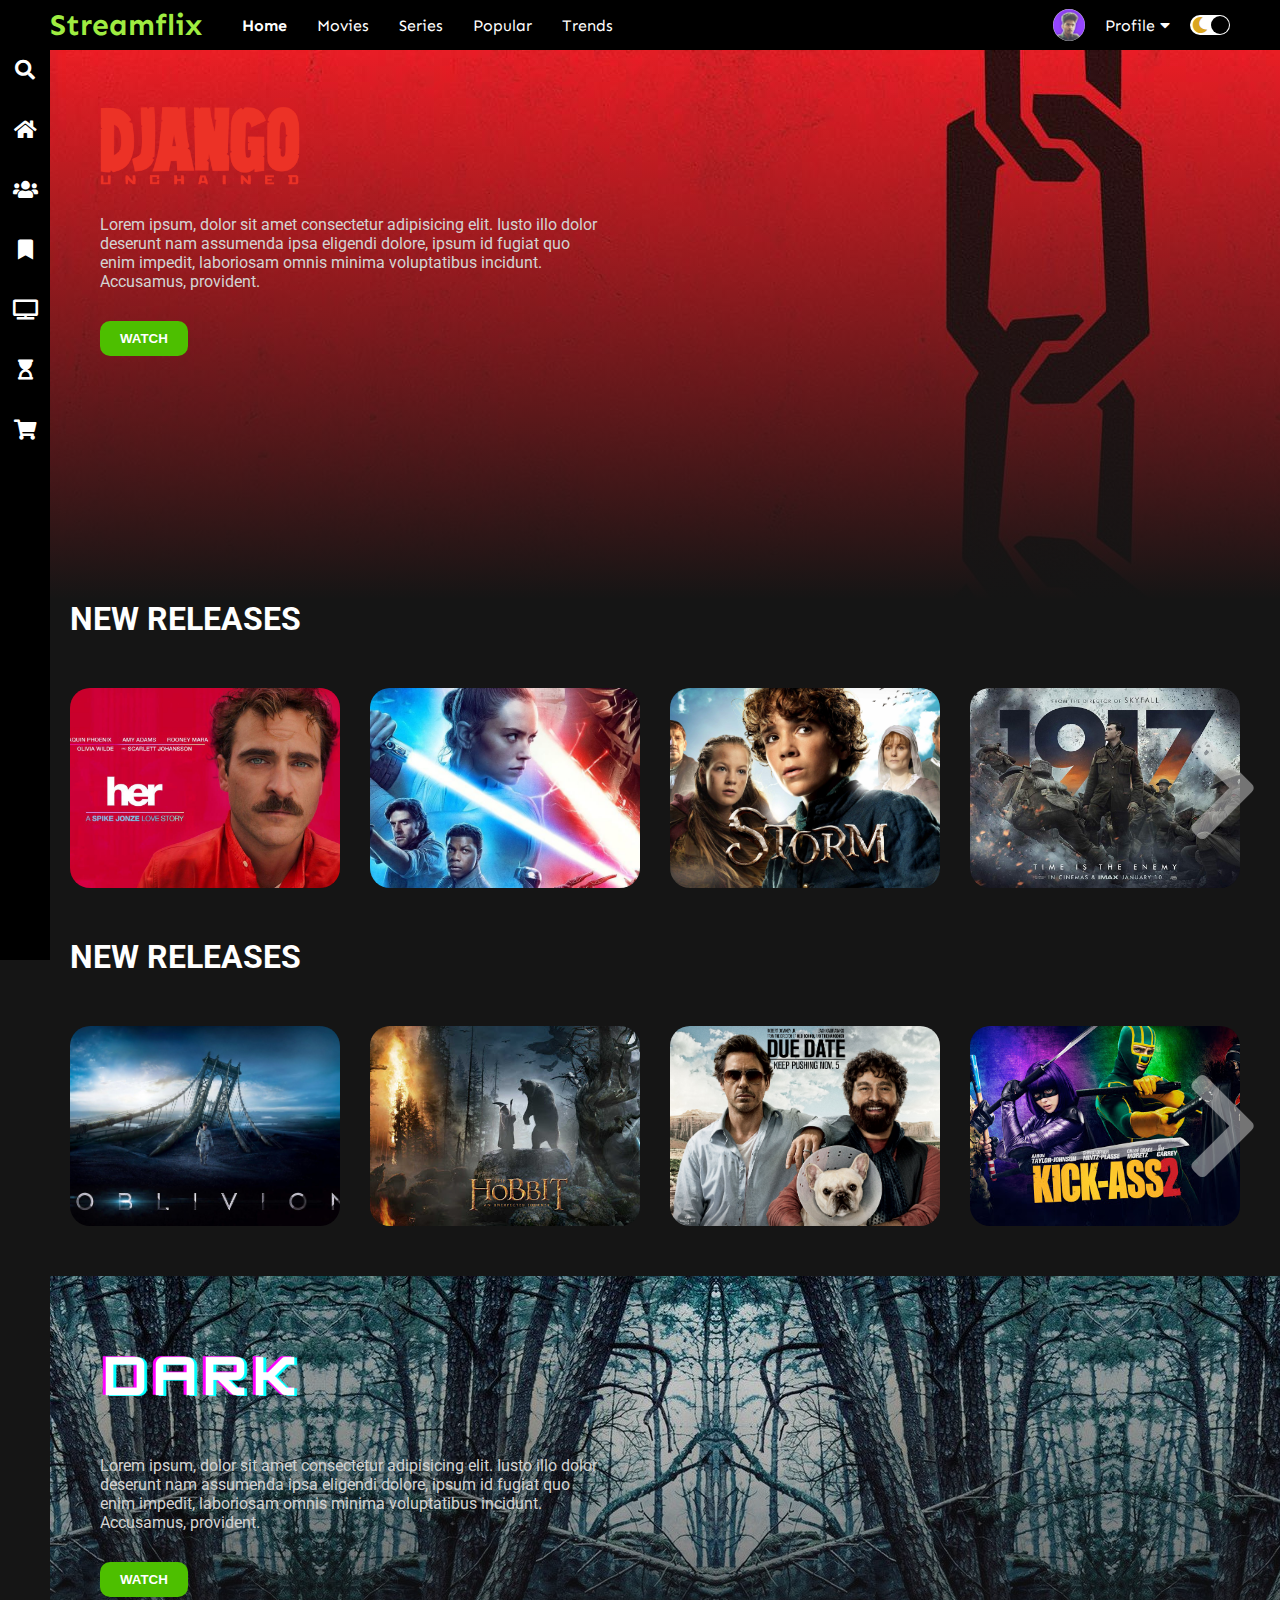
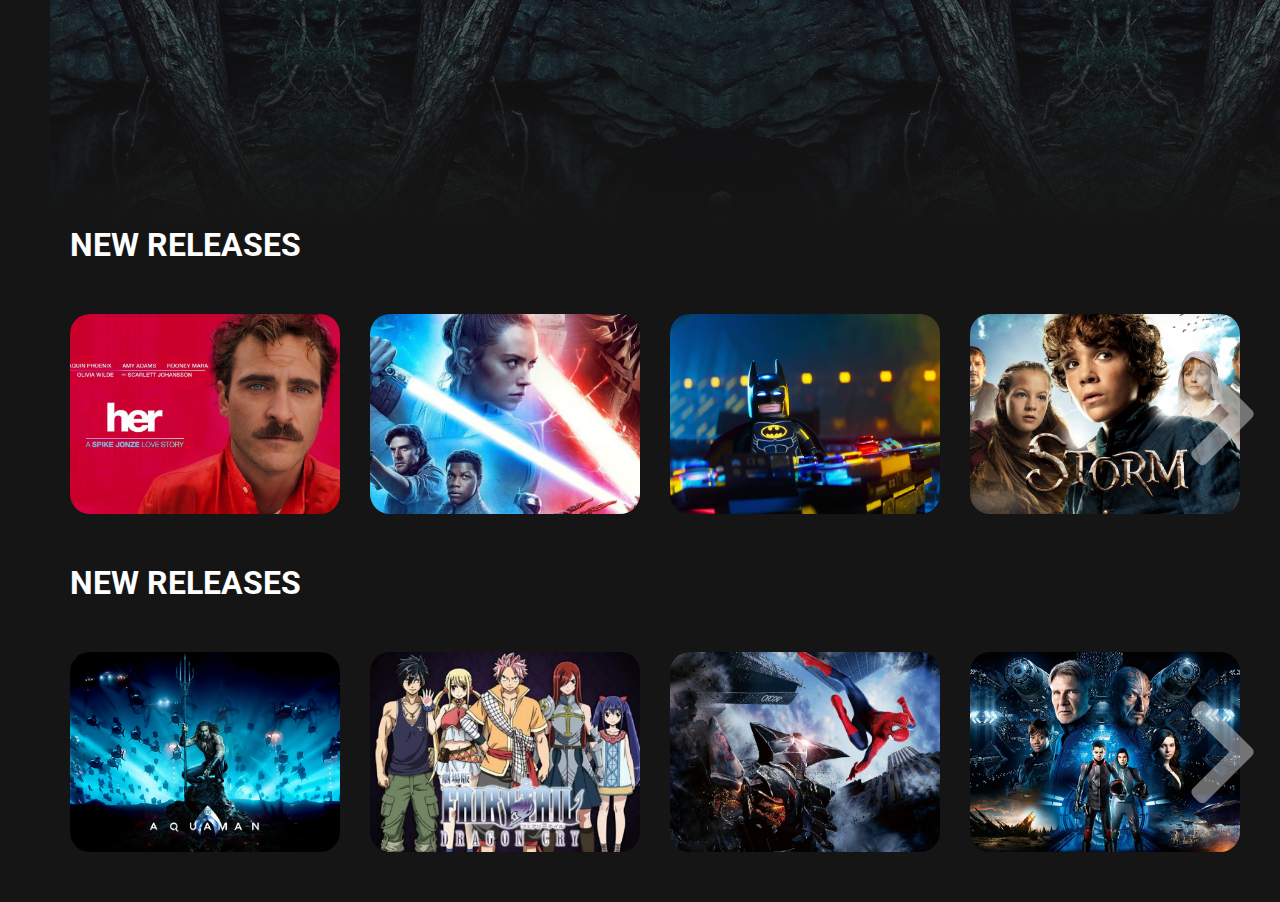
<file: Movie Website/index.html>
<html lang="en">

<head>
    <meta charset="UTF-8">
    <meta http-equiv="X-UA-Compatible" content="IE=edge">
    <meta name="viewport" content="width=device-width, initial-scale=1.0">
    <link rel="stylesheet" href="style.css">
    <link
        href="https://fonts.googleapis.com/css2?family=Roboto:wght@100;300;400;500;700;900&family=Sen:wght@400;700;800&display=swap"
        rel="stylesheet">
    <link rel="stylesheet" href="https://cdnjs.cloudflare.com/ajax/libs/font-awesome/5.15.2/css/all.min.css">
    <title>Movie Design</title>
</head>

<body>
    <div class="navbar">
        <div class="navbar-container">
            <div class="logo-container">
                <h1 class="logo">Streamflix</h1>
            </div>
            <div class="menu-container">
                <ul class="menu-list">
                    <li class="menu-list-item active">Home</li>
                    <li class="menu-list-item">Movies</li>
                    <li class="menu-list-item">Series</li>
                    <li class="menu-list-item">Popular</li>
                    <li class="menu-list-item">Trends</li>

                </ul>
            </div>
            <div class="profile-container">
                <img class="profile-picture" src="img/profile.jpg" alt="">
                <div class="profile-text-container">
                    <span class="profile-text">Profile</span>
                    <i class="fas fa-caret-down"></i>
                </div>
                <div class="toggle">
                    <i class="fas fa-moon toggle-icon"></i>
                    <i class="fas fa-sun toggle-icon"></i>
                    <div class="toggle-ball"></div>
                </div>
            </div>
        </div>
    </div>
    <div class="sidebar">
        <i class="left-menu-icon fas fa-search"></i>
        <i class="left-menu-icon fas fa-home"></i>
        <i class="left-menu-icon fas fa-users"></i>
        <i class="left-menu-icon fas fa-bookmark"></i>
        <i class="left-menu-icon fas fa-tv"></i>
        <i class="left-menu-icon fas fa-hourglass-start"></i>
        <i class="left-menu-icon fas fa-shopping-cart"></i>
    </div>
    <div class="container">
        <div class="content-container">
            <div class="featured-content"
                style="background: linear-gradient(to bottom, rgba(0,0,0,0), #151515), url('img/f-1.jpg');">
                <img class="featured-title" src="img/f-t-1.png" alt="">
                <p class="featured-desc">Lorem ipsum, dolor sit amet consectetur adipisicing elit. Iusto illo dolor
                    deserunt nam assumenda ipsa eligendi dolore, ipsum id fugiat quo enim impedit, laboriosam omnis
                    minima voluptatibus incidunt. Accusamus, provident.</p>
                <button class="featured-button">WATCH</button>
            </div>
            <div class="movie-list-container">
                <h1 class="movie-list-title">NEW RELEASES</h1>
                <div class="movie-list-wrapper">
                    <div class="movie-list">
                        <div class="movie-list-item">
                            <img class="movie-list-item-img" src="img/1.jpg" alt="">
                            <span class="movie-list-item-title">Her</span>
                            <p class="movie-list-item-desc">Lorem ipsum dolor sit amet consectetur adipisicing elit. At
                                hic fugit similique accusantium.</p>
                            <button class="movie-list-item-button">Watch</button>
                        </div>
                        <div class="movie-list-item">
                            <img class="movie-list-item-img" src="img/2.jpg" alt="">
                            <span class="movie-list-item-title">Star Wars</span>
                            <p class="movie-list-item-desc">Lorem ipsum dolor sit amet consectetur adipisicing elit. At
                                hic fugit similique accusantium.</p>
                            <button class="movie-list-item-button">Watch</button>
                        </div>
                        <div class="movie-list-item">
                            <img class="movie-list-item-img" src="img/3.jpg" alt="">
                            <span class="movie-list-item-title">Storm</span>
                            <p class="movie-list-item-desc">Lorem ipsum dolor sit amet consectetur adipisicing elit. At
                                hic fugit similique accusantium.</p>
                            <button class="movie-list-item-button">Watch</button>
                        </div>
                        <div class="movie-list-item">
                            <img class="movie-list-item-img" src="img/4.jpg" alt="">
                            <span class="movie-list-item-title">1917</span>
                            <p class="movie-list-item-desc">Lorem ipsum dolor sit amet consectetur adipisicing elit. At
                                hic fugit similique accusantium.</p>
                            <button class="movie-list-item-button">Watch</button>
                        </div>
                        <div class="movie-list-item">
                            <img class="movie-list-item-img" src="img/5.jpg" alt="">
                            <span class="movie-list-item-title">Avengers</span>
                            <p class="movie-list-item-desc">Lorem ipsum dolor sit amet consectetur adipisicing elit. At
                                hic fugit similique accusantium.</p>
                            <button class="movie-list-item-button">Watch</button>
                        </div>
                        <div class="movie-list-item">
                            <img class="movie-list-item-img" src="img/6.jpg" alt="">
                            <span class="movie-list-item-title">King Kong</span>
                            <p class="movie-list-item-desc">Lorem ipsum dolor sit amet consectetur adipisicing elit. At
                                hic fugit similique accusantium.</p>
                            <button class="movie-list-item-button">Watch</button>
                        </div>
                        <div class="movie-list-item">
                            <img class="movie-list-item-img" src="img/7.jpg" alt="">
                            <span class="movie-list-item-title">Star Wars</span>
                            <p class="movie-list-item-desc">Lorem ipsum dolor sit amet consectetur adipisicing elit. At
                                hic fugit similique accusantium.</p>
                            <button class="movie-list-item-button">Watch</button>
                        </div>
                    </div>
                    <i class="fas fa-chevron-right arrow"></i>
                </div>
            </div>
            <div class="movie-list-container">
                <h1 class="movie-list-title">NEW RELEASES</h1>
                <div class="movie-list-wrapper">
                    <div class="movie-list">
                        <div class="movie-list-item">
                            <img class="movie-list-item-img" src="img/8.jpg" alt="">
                            <span class="movie-list-item-title">Oblivion</span>
                            <p class="movie-list-item-desc">Lorem ipsum dolor sit amet consectetur adipisicing elit. At
                                hic fugit similique accusantium.</p>
                            <button class="movie-list-item-button">Watch</button>
                        </div>
                        <div class="movie-list-item">
                            <img class="movie-list-item-img" src="img/9.jpg" alt="">
                            <span class="movie-list-item-title">Hobbit</span>
                            <p class="movie-list-item-desc">Lorem ipsum dolor sit amet consectetur adipisicing elit. At
                                hic fugit similique accusantium.</p>
                            <button class="movie-list-item-button">Watch</button>
                        </div>
                        <div class="movie-list-item">
                            <img class="movie-list-item-img" src="img/10.jpg" alt="">
                            <span class="movie-list-item-title">Due Date</span>
                            <p class="movie-list-item-desc">Lorem ipsum dolor sit amet consectetur adipisicing elit. At
                                hic fugit similique accusantium.</p>
                            <button class="movie-list-item-button">Watch</button>
                        </div>
                        <div class="movie-list-item">
                            <img class="movie-list-item-img" src="img/11.jpg" alt="">
                            <span class="movie-list-item-title">Kick Ass 2</span>
                            <p class="movie-list-item-desc">Lorem ipsum dolor sit amet consectetur adipisicing elit. At
                                hic fugit similique accusantium.</p>
                            <button class="movie-list-item-button">Watch</button>
                        </div>
                        <div class="movie-list-item">
                            <img class="movie-list-item-img" src="img/12.jpg" alt="">
                            <span class="movie-list-item-title">The Emoji</span>
                            <p class="movie-list-item-desc">Lorem ipsum dolor sit amet consectetur adipisicing elit. At
                                hic fugit similique accusantium.</p>
                            <button class="movie-list-item-button">Watch</button>
                        </div>
                        <div class="movie-list-item">
                            <img class="movie-list-item-img" src="img/1.jpg" alt="">
                            <span class="movie-list-item-title">Her</span>
                            <p class="movie-list-item-desc">Lorem ipsum dolor sit amet consectetur adipisicing elit. At
                                hic fugit similique accusantium.</p>
                            <button class="movie-list-item-button">Watch</button>
                        </div>
                        <div class="movie-list-item">
                            <img class="movie-list-item-img" src="img/1.jpg" alt="">
                            <span class="movie-list-item-title">Her</span>
                            <p class="movie-list-item-desc">Lorem ipsum dolor sit amet consectetur adipisicing elit. At
                                hic fugit similique accusantium.</p>
                            <button class="movie-list-item-button">Watch</button>
                        </div>
                    </div>
                    <i class="fas fa-chevron-right arrow"></i>
                </div>
            </div>
            <div class="featured-content"
                style="background: linear-gradient(to bottom, rgba(0,0,0,0), #151515), url('img/f-2.jpg');">
                <img class="featured-title" src="img/f-t-2.png" alt="">
                <p class="featured-desc">Lorem ipsum, dolor sit amet consectetur adipisicing elit. Iusto illo dolor
                    deserunt nam assumenda ipsa eligendi dolore, ipsum id fugiat quo enim impedit, laboriosam omnis
                    minima voluptatibus incidunt. Accusamus, provident.</p>
                <button class="featured-button">WATCH</button>
            </div>
            <div class="movie-list-container">
                <h1 class="movie-list-title">NEW RELEASES</h1>
                <div class="movie-list-wrapper">
                    <div class="movie-list">
                        <div class="movie-list-item">
                            <img class="movie-list-item-img" src="img/1.jpg" alt="">
                            <span class="movie-list-item-title">Her</span>
                            <p class="movie-list-item-desc">Lorem ipsum dolor sit amet consectetur adipisicing elit. At
                                hic fugit similique accusantium.</p>
                            <button class="movie-list-item-button">Watch</button>
                        </div>
                        <div class="movie-list-item">
                            <img class="movie-list-item-img" src="img/2.jpg" alt="">
                            <span class="movie-list-item-title">Star Wars</span>
                            <p class="movie-list-item-desc">Lorem ipsum dolor sit amet consectetur adipisicing elit. At
                                hic fugit similique accusantium.</p>
                            <button class="movie-list-item-button">Watch</button>
                        </div>
                        <div class="movie-list-item">
                            <img class="movie-list-item-img" src="img/15.jpg" alt="">
                            <span class="movie-list-item-title">Batman</span>
                            <p class="movie-list-item-desc">Lorem ipsum dolor sit amet consectetur adipisicing elit. At
                                hic fugit similique accusantium.</p>
                            <button class="movie-list-item-button">Watch</button>
                        </div>
                        <div class="movie-list-item">
                            <img class="movie-list-item-img" src="img/3.jpg" alt="">
                            <span class="movie-list-item-title">Storm</span>
                            <p class="movie-list-item-desc">Lorem ipsum dolor sit amet consectetur adipisicing elit. At
                                hic fugit similique accusantium.</p>
                            <button class="movie-list-item-button">Watch</button>
                        </div>
                        <div class="movie-list-item">
                            <img class="movie-list-item-img" src="img/4.jpg" alt="">
                            <span class="movie-list-item-title">1917</span>
                            <p class="movie-list-item-desc">Lorem ipsum dolor sit amet consectetur adipisicing elit. At
                                hic fugit similique accusantium.</p>
                            <button class="movie-list-item-button">Watch</button>
                        </div>
                        <div class="movie-list-item">
                            <img class="movie-list-item-img" src="img/5.jpg" alt="">
                            <span class="movie-list-item-title">Avengers</span>
                            <p class="movie-list-item-desc">Lorem ipsum dolor sit amet consectetur adipisicing elit. At
                                hic fugit similique accusantium.</p>
                            <button class="movie-list-item-button">Watch</button>
                        </div>
                        <div class="movie-list-item">
                            <img class="movie-list-item-img" src="img/1.jpg" alt="">
                            <span class="movie-list-item-title">Her</span>
                            <p class="movie-list-item-desc">Lorem ipsum dolor sit amet consectetur adipisicing elit. At
                                hic fugit similique accusantium.</p>
                            <button class="movie-list-item-button">Watch</button>
                        </div>
                    </div>
                    <i class="fas fa-chevron-right arrow"></i>
                </div>
            </div>
            <div class="movie-list-container">
                <h1 class="movie-list-title">NEW RELEASES</h1>
                <div class="movie-list-wrapper">
                    <div class="movie-list">
                        <div class="movie-list-item">
                            <img class="movie-list-item-img" src="img/17.jpg" alt="">
                            <span class="movie-list-item-title">Aquaman</span>
                            <p class="movie-list-item-desc">Lorem ipsum dolor sit amet consectetur adipisicing elit. At
                                hic fugit similique accusantium.</p>
                            <button class="movie-list-item-button">Watch</button>
                        </div>
                        <div class="movie-list-item">
                            <img class="movie-list-item-img" src="img/18.jpg" alt="">
                            <span class="movie-list-item-title">Fairytale</span>
                            <p class="movie-list-item-desc">Lorem ipsum dolor sit amet consectetur adipisicing elit. At
                                hic fugit similique accusantium.</p>
                            <button class="movie-list-item-button">Watch</button>
                        </div>
                        <div class="movie-list-item">
                            <img class="movie-list-item-img" src="img/19.jpg" alt="">
                            <span class="movie-list-item-title">Spider-man 3</span>
                            <p class="movie-list-item-desc">Lorem ipsum dolor sit amet consectetur adipisicing elit. At
                                hic fugit similique accusantium.</p>
                            <button class="movie-list-item-button">Watch</button>
                        </div>
                        <div class="movie-list-item">
                            <img class="movie-list-item-img" src="img/7.jpg" alt="">
                            <span class="movie-list-item-title">Star Wars</span>
                            <p class="movie-list-item-desc">Lorem ipsum dolor sit amet consectetur adipisicing elit. At
                                hic fugit similique accusantium.</p>
                            <button class="movie-list-item-button">Watch</button>
                        </div>
                        <div class="movie-list-item">
                            <img class="movie-list-item-img" src="img/1.jpg" alt="">
                            <span class="movie-list-item-title">Her</span>
                            <p class="movie-list-item-desc">Lorem ipsum dolor sit amet consectetur adipisicing elit. At
                                hic fugit similique accusantium.</p>
                            <button class="movie-list-item-button">Watch</button>
                        </div>
                        <div class="movie-list-item">
                            <img class="movie-list-item-img" src="img/1.jpg" alt="">
                            <span class="movie-list-item-title">Her</span>
                            <p class="movie-list-item-desc">Lorem ipsum dolor sit amet consectetur adipisicing elit. At
                                hic fugit similique accusantium.</p>
                            <button class="movie-list-item-button">Watch</button>
                        </div>
                        <div class="movie-list-item">
                            <img class="movie-list-item-img" src="img/1.jpg" alt="">
                            <span class="movie-list-item-title">Her</span>
                            <p class="movie-list-item-desc">Lorem ipsum dolor sit amet consectetur adipisicing elit. At
                                hic fugit similique accusantium.</p>
                            <button class="movie-list-item-button">Watch</button>
                        </div>
                    </div>
                    <i class="fas fa-chevron-right arrow"></i>
                </div>
            </div>
        </div>
    </div>
    <script src="app.js"></script>
</body>

</html>
</file>
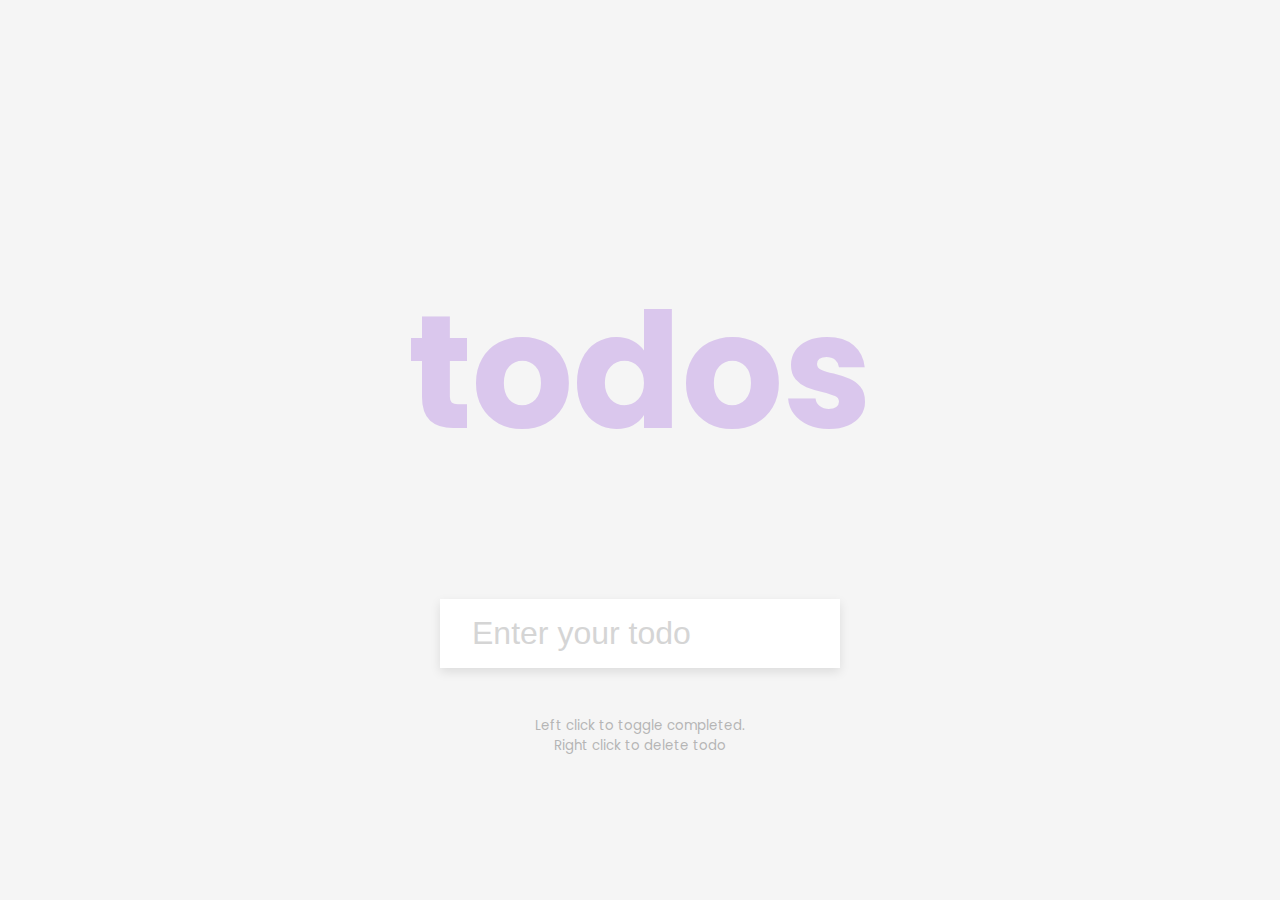
<file: To-Do-List/index.html>
<!DOCTYPE html>
<html lang="en">
  <head>
    <meta charset="UTF-8" />
    <meta name="viewport" content="width=device-width, initial-scale=1.0" />
    <link rel="stylesheet" href="style.css" />
    <title>Todo List</title>
  </head>
  <body>
    <h1>todos</h1>
    <form id="form">
      <input type="text" class="input" id="input" placeholder="Enter your todo" autocomplete="off">

      <ul class="todos" id="todos"></ul>
    </form>
    <small>Left click to toggle completed. <br> Right click to delete todo</small>

    <script src="script.js"></script>
  </body>
</html>
</file>
<file: Movie Website/style.css>
* {
    margin: 0;
  }
  
  body {
    font-family: "Roboto", sans-serif;
  }
  
  .navbar {
    width: 100%;
    height: 50px;
    background-color: black;
    position: sticky;
    top: 0;
  }
  
  .navbar-container {
    display: flex;
    align-items: center;
    padding: 0 50px;
    height: 100%;
    color: white;
    font-family: "Sen", sans-serif;
  }
  
  .logo-container {
    flex: 1;
  }
  
  .logo {
    font-size: 30px;
    color: #9fec41;
  }
  
  .menu-container {
    flex: 6;
  }
  
  .menu-list {
    display: flex;
    list-style: none;
  }
  
  .menu-list-item {
    margin-right: 30px;
  }
  
  .menu-list-item.active {
    font-weight: bold;
  }
  .profile-container {
    flex: 2;
    display: flex;
    align-items: center;
    justify-content: flex-end;
  }
  
  .profile-text-container {
    margin: 0 20px;
  }
  
  .profile-picture {
    width: 32px;
    height: 32px;
    border-radius: 50%;
    object-fit: cover;
  }
  
  .toggle {
    width: 40px;
    height: 20px;
    background-color: white;
    border-radius: 30px;
    display: flex;
    align-items: center;
    justify-content: space-around;
    position: relative;
  }
  
  .toggle-icon {
    color: goldenrod;
  }
  
  .toggle-ball {
    width: 18px;
    height: 18px;
    background-color: black;
    position: absolute;
    right: 1px;
    border-radius: 50%;
    cursor: pointer;
    transition: 1s ease all;
  }
  
  .sidebar {
    width: 50px;
    height: 100%;
    background-color: black;
    position: fixed;
    top: 0;
    display: flex;
    flex-direction: column;
    align-items: center;
    padding-top: 60px;
  }
  
  .left-menu-icon {
    color: white;
    font-size: 20px;
    margin-bottom: 40px;
  }
  
  .container {
    background-color: #151515;
    min-height: calc(100vh - 50px);
    color: white;
  }
  
  .content-container {
    margin-left: 50px;
  }
  
  .featured-content {
    height: 50vh;
    padding: 50px;
  }
  
  .featured-title {
    width: 200px;
  }
  
  .featured-desc {
    width: 500px;
    color: lightgray;
    margin: 30px 0;
  }
  
  .featured-button {
    background-color: #4dbf00;
    color: white;
    padding: 10px 20px;
    border-radius: 10px;
    border: none;
    outline: none;
    font-weight: bold;
  }
  
  .movie-list-container {
    padding: 0 20px;
  }
  
  .movie-list-wrapper {
    position: relative;
    overflow: hidden;
  }
  
  .movie-list {
    display: flex;
    align-items: center;
    height: 300px;
    transform: translateX(0);
    transition: all 1s ease-in-out;
  }
  
  .movie-list-item {
    margin-right: 30px;
    position: relative;
  }
  
  .movie-list-item:hover .movie-list-item-img {
    transform: scale(1.2);
    margin: 0 30px;
    opacity: 0.5;
  }
  
  .movie-list-item:hover .movie-list-item-title,
  .movie-list-item:hover .movie-list-item-desc,
  .movie-list-item:hover .movie-list-item-button {
    opacity: 1;
  }
  
  .movie-list-item-img {
    transition: all 1s ease-in-out;
    width: 270px;
    height: 200px;
    object-fit: cover;
    border-radius: 20px;
  }
  
  .movie-list-item-title {
    background-color: #333;
    padding: 0 10px;
    font-size: 32px;
    font-weight: bold;
    position: absolute;
    top: 10%;
    left: 50px;
    opacity: 0;
    transition: 1s all ease-in-out;
  }
  
  .movie-list-item-desc {
    background-color: #333;
    padding: 10px;
    font-size: 14px;
    position: absolute;
    top: 30%;
    left: 50px;
    width: 230px;
    opacity: 0;
    transition: 1s all ease-in-out;
  }
  
  .movie-list-item-button {
    padding: 10px;
    background-color: #4dbf00;
    color: white;
    border-radius: 10px;
    outline: none;
    border: none;
    cursor: pointer;
    position: absolute;
    bottom: 20px;
    left: 50px;
    opacity: 0;
    transition: 1s all ease-in-out;
  }
  
  .arrow {
    font-size: 120px;
    position: absolute;
    top: 90px;
    right: 0;
    color: lightgray;
    opacity: 0.5;
    cursor: pointer;
  }
  
  .container.active {
    background-color: white;
  }
  
  .movie-list-title.active {
    color: black;
  }
  
  .navbar-container.active {
    background-color: white;
  
    color: black;
  }
  
  .sidebar.active{
      background-color: white;
  }
  
  .left-menu-icon.active{
      color: black;
  }
  
  .toggle.active{
      background-color: black;
  }
  
  .toggle-ball.active{
      background-color: white;
      transform: translateX(-20px);
  }
  
  @media only screen and (max-width: 940px){
      .menu-container{
          display: none;
      }
  }
</file>
<file: To-Do-List/style.css>
@import url('https://fonts.googleapis.com/css2?family=Poppins:wght@200;400&display=swap');

* {
  box-sizing: border-box;
}

body {
  background-color: #f5f5f5;
  color: #444;
  font-family: 'Poppins', sans-serif;
  display: flex;
  flex-direction: column;
  align-items: center;
  justify-content: center;
  height: 100vh;
  margin: 0;
}

h1 {
  color: rgb(179, 131, 226);
  font-size: 10rem;
  text-align: center;
  opacity: 0.4;
}

form {
  box-shadow: 0 4px 10px rgba(0, 0, 0, 0.1);
  max-width: 100%;
  width: 400px;
}

.input {
  border: none;
  color: #444;
  font-size: 2rem;
  padding: 1rem 2rem;
  display: block;
  width: 100%;
}

.input::placeholder {
  color: #d5d5d5;
}

.input:focus {
  outline-color: rgb(179, 131, 226);
}

.todos {
  background-color: #fff;
  padding: 0;
  margin: 0;
  list-style-type: none;
}

.todos li {
  border-top: 1px solid #e5e5e5;
  cursor: pointer;
  font-size: 1.5rem;
  padding: 1rem 2rem;
}

.todos li.completed {
  color: #b6b6b6;
  text-decoration: line-through;
}

small {
  color: #b5b5b5;
  margin-top: 3rem;
  text-align: center;
}
</file>
